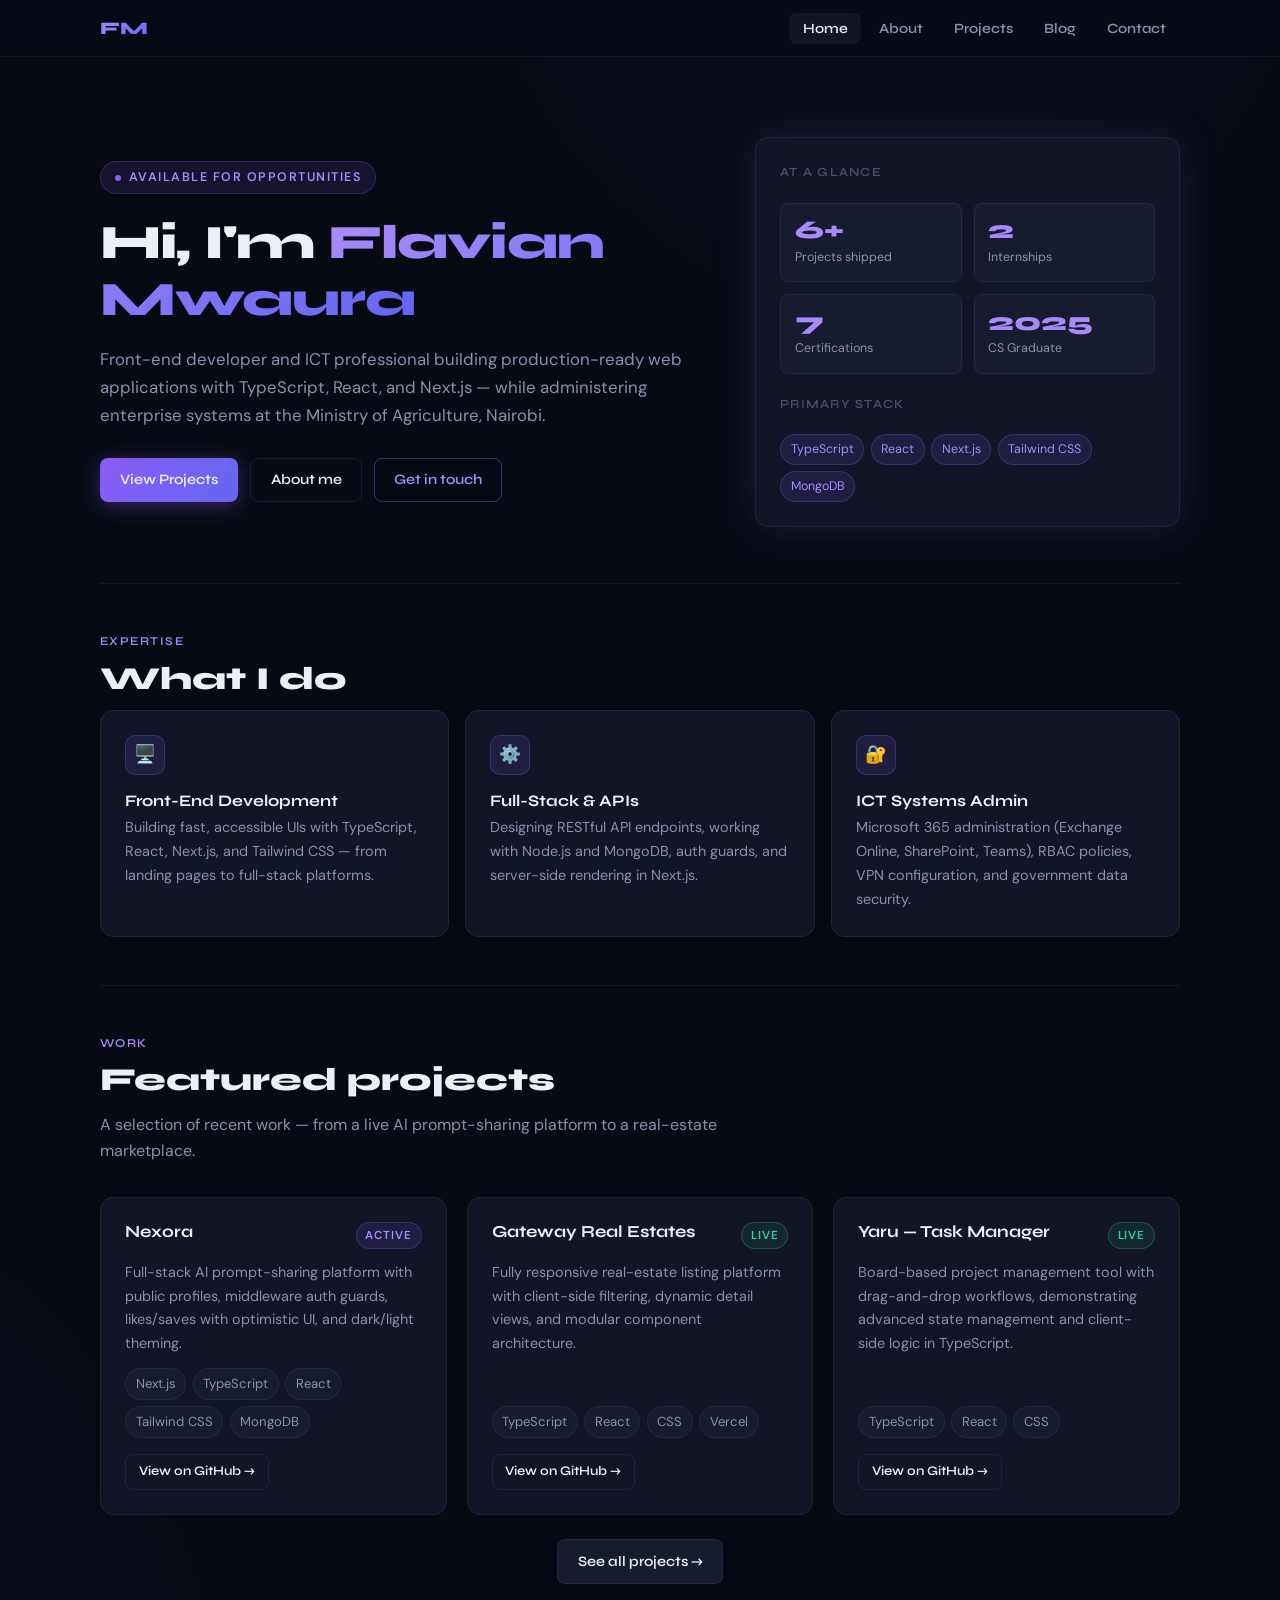
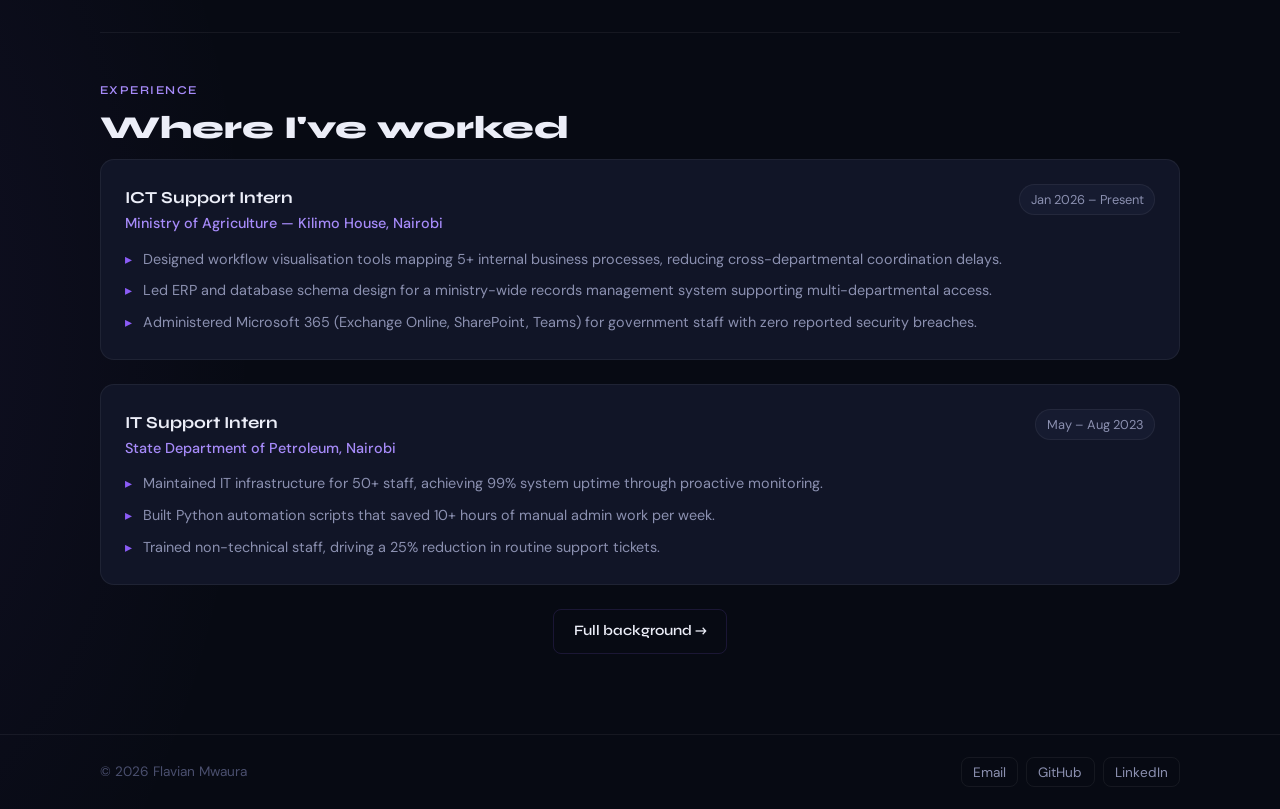
<file: index.html>
<!doctype html>
<html lang="en">
  <head>
    <meta charset="UTF-8" />
    <meta name="viewport" content="width=device-width, initial-scale=1" />
    <title>Flavian Mwaura — Front-End & Full-Stack Developer</title>
    <meta
      name="description"
      content="Portfolio of Flavian Mwaura — Front-End and Full-Stack Web Developer building with TypeScript, React, and Next.js. Based in Nairobi, Kenya."
    />
    <link rel="icon" href="images/favicon.png" />
    <link rel="stylesheet" href="css/styles.css" />
  </head>
  <body>
    <a class="skip-link" href="#main">Skip to content</a>

    <header class="site-header">
      <div class="container header-grid">
        <a class="logo" href="index.html" aria-label="Flavian Mwaura home"
          >FM</a
        >
        <button
          class="menu-toggle"
          aria-expanded="false"
          aria-controls="primary-nav"
        >
          <span class="sr-only">Toggle navigation</span>☰
        </button>
        <nav id="primary-nav" class="primary-nav" aria-label="Main">
          <ul>
            <li><a href="index.html" class="active">Home</a></li>
            <li><a href="about.html">About</a></li>
            <li><a href="projects.html">Projects</a></li>
            <li><a href="blog.html">Blog</a></li>
            <li><a href="contact.html">Contact</a></li>
          </ul>
        </nav>
      </div>
    </header>

    <main id="main">
      <!-- ── Hero ──────────────────────────────────────────────── -->
      <section class="hero container reveal">
        <div class="hero-text">
          <div class="hero-eyebrow">Available for opportunities</div>
          <h1>Hi, I'm <span class="accent">Flavian Mwaura</span></h1>
          <p>
            Front-end developer and ICT professional building production-ready
            web applications with TypeScript, React, and Next.js — while
            administering enterprise systems at the Ministry of Agriculture,
            Nairobi.
          </p>
          <div class="cta-group">
            <a class="btn primary" href="projects.html">View Projects</a>
            <a class="btn ghost" href="about.html">About me</a>
            <a class="btn outline" href="contact.html">Get in touch</a>
          </div>
        </div>
        <div class="hero-card" aria-hidden="true">
          <div class="hero-card-title">At a glance</div>
          <div class="stat-grid">
            <div class="stat">
              <div class="stat-num">6+</div>
              <div class="stat-label">Projects shipped</div>
            </div>
            <div class="stat">
              <div class="stat-num">2</div>
              <div class="stat-label">Internships</div>
            </div>
            <div class="stat">
              <div class="stat-num">7</div>
              <div class="stat-label">Certifications</div>
            </div>
            <div class="stat">
              <div class="stat-num">2025</div>
              <div class="stat-label">CS Graduate</div>
            </div>
          </div>
          <div class="hero-card-title">Primary stack</div>
          <div class="hero-stack">
            <span class="tag purple">TypeScript</span>
            <span class="tag purple">React</span>
            <span class="tag purple">Next.js</span>
            <span class="tag purple">Tailwind CSS</span>
            <span class="tag purple">MongoDB</span>
          </div>
        </div>
      </section>

      <!-- ── What I do ──────────────────────────────────────────── -->
      <section class="container reveal">
        <div class="section-label">Expertise</div>
        <h2 class="section-title">What I do</h2>
        <div class="cards-grid">
          <article class="card">
            <div class="card-icon">🖥️</div>
            <h3>Front-End Development</h3>
            <p>
              Building fast, accessible UIs with TypeScript, React, Next.js, and
              Tailwind CSS — from landing pages to full-stack platforms.
            </p>
          </article>
          <article class="card">
            <div class="card-icon">⚙️</div>
            <h3>Full-Stack & APIs</h3>
            <p>
              Designing RESTful API endpoints, working with Node.js and MongoDB,
              auth guards, and server-side rendering in Next.js.
            </p>
          </article>
          <article class="card">
            <div class="card-icon">🔐</div>
            <h3>ICT Systems Admin</h3>
            <p>
              Microsoft 365 administration (Exchange Online, SharePoint, Teams),
              RBAC policies, VPN configuration, and government data security.
            </p>
          </article>
        </div>
      </section>

      <!-- ── Featured Projects ──────────────────────────────────── -->
      <section class="container reveal">
        <div class="section-label">Work</div>
        <h2 class="section-title">Featured projects</h2>
        <p class="section-body">
          A selection of recent work — from a live AI prompt-sharing platform to
          a real-estate marketplace.
        </p>
        <div
          id="featured-projects"
          class="project-grid"
          aria-live="polite"
        ></div>
        <div class="cta-center">
          <a class="btn" href="projects.html">See all projects →</a>
        </div>
      </section>

      <!-- ── Recent Experience ──────────────────────────────────── -->
      <section class="container reveal">
        <div class="section-label">Experience</div>
        <h2 class="section-title">Where I've worked</h2>
        <div class="experience-list">
          <article class="exp-card">
            <div class="exp-header">
              <div>
                <div class="exp-role">ICT Support Intern</div>
                <div class="exp-org">
                  Ministry of Agriculture — Kilimo House, Nairobi
                </div>
              </div>
              <span class="exp-period">Jan 2026 – Present</span>
            </div>
            <ul class="exp-bullets">
              <li>
                Designed workflow visualisation tools mapping 5+ internal
                business processes, reducing cross-departmental coordination
                delays.
              </li>
              <li>
                Led ERP and database schema design for a ministry-wide records
                management system supporting multi-departmental access.
              </li>
              <li>
                Administered Microsoft 365 (Exchange Online, SharePoint, Teams)
                for government staff with zero reported security breaches.
              </li>
            </ul>
          </article>
          <article class="exp-card">
            <div class="exp-header">
              <div>
                <div class="exp-role">IT Support Intern</div>
                <div class="exp-org">
                  State Department of Petroleum, Nairobi
                </div>
              </div>
              <span class="exp-period">May – Aug 2023</span>
            </div>
            <ul class="exp-bullets">
              <li>
                Maintained IT infrastructure for 50+ staff, achieving 99% system
                uptime through proactive monitoring.
              </li>
              <li>
                Built Python automation scripts that saved 10+ hours of manual
                admin work per week.
              </li>
              <li>
                Trained non-technical staff, driving a 25% reduction in routine
                support tickets.
              </li>
            </ul>
          </article>
        </div>
        <div class="cta-center">
          <a class="btn ghost" href="about.html">Full background →</a>
        </div>
      </section>
    </main>

    <footer class="site-footer">
      <div class="container footer-grid">
        <p>&copy; <span id="year"></span> Flavian Mwaura</p>
        <ul class="social">
          <li><a href="mailto:judeflavian20@gmail.com">Email</a></li>
          <li>
            <a
              href="https://github.com/flavian101"
              target="_blank"
              rel="noopener"
              >GitHub</a
            >
          </li>
          <li>
            <a
              href="https://linkedin.com/in/flavian-mwaura"
              target="_blank"
              rel="noopener"
              >LinkedIn</a
            >
          </li>
        </ul>
      </div>
    </footer>

    <script src="js/main.js"></script>
  </body>
</html>
</file>
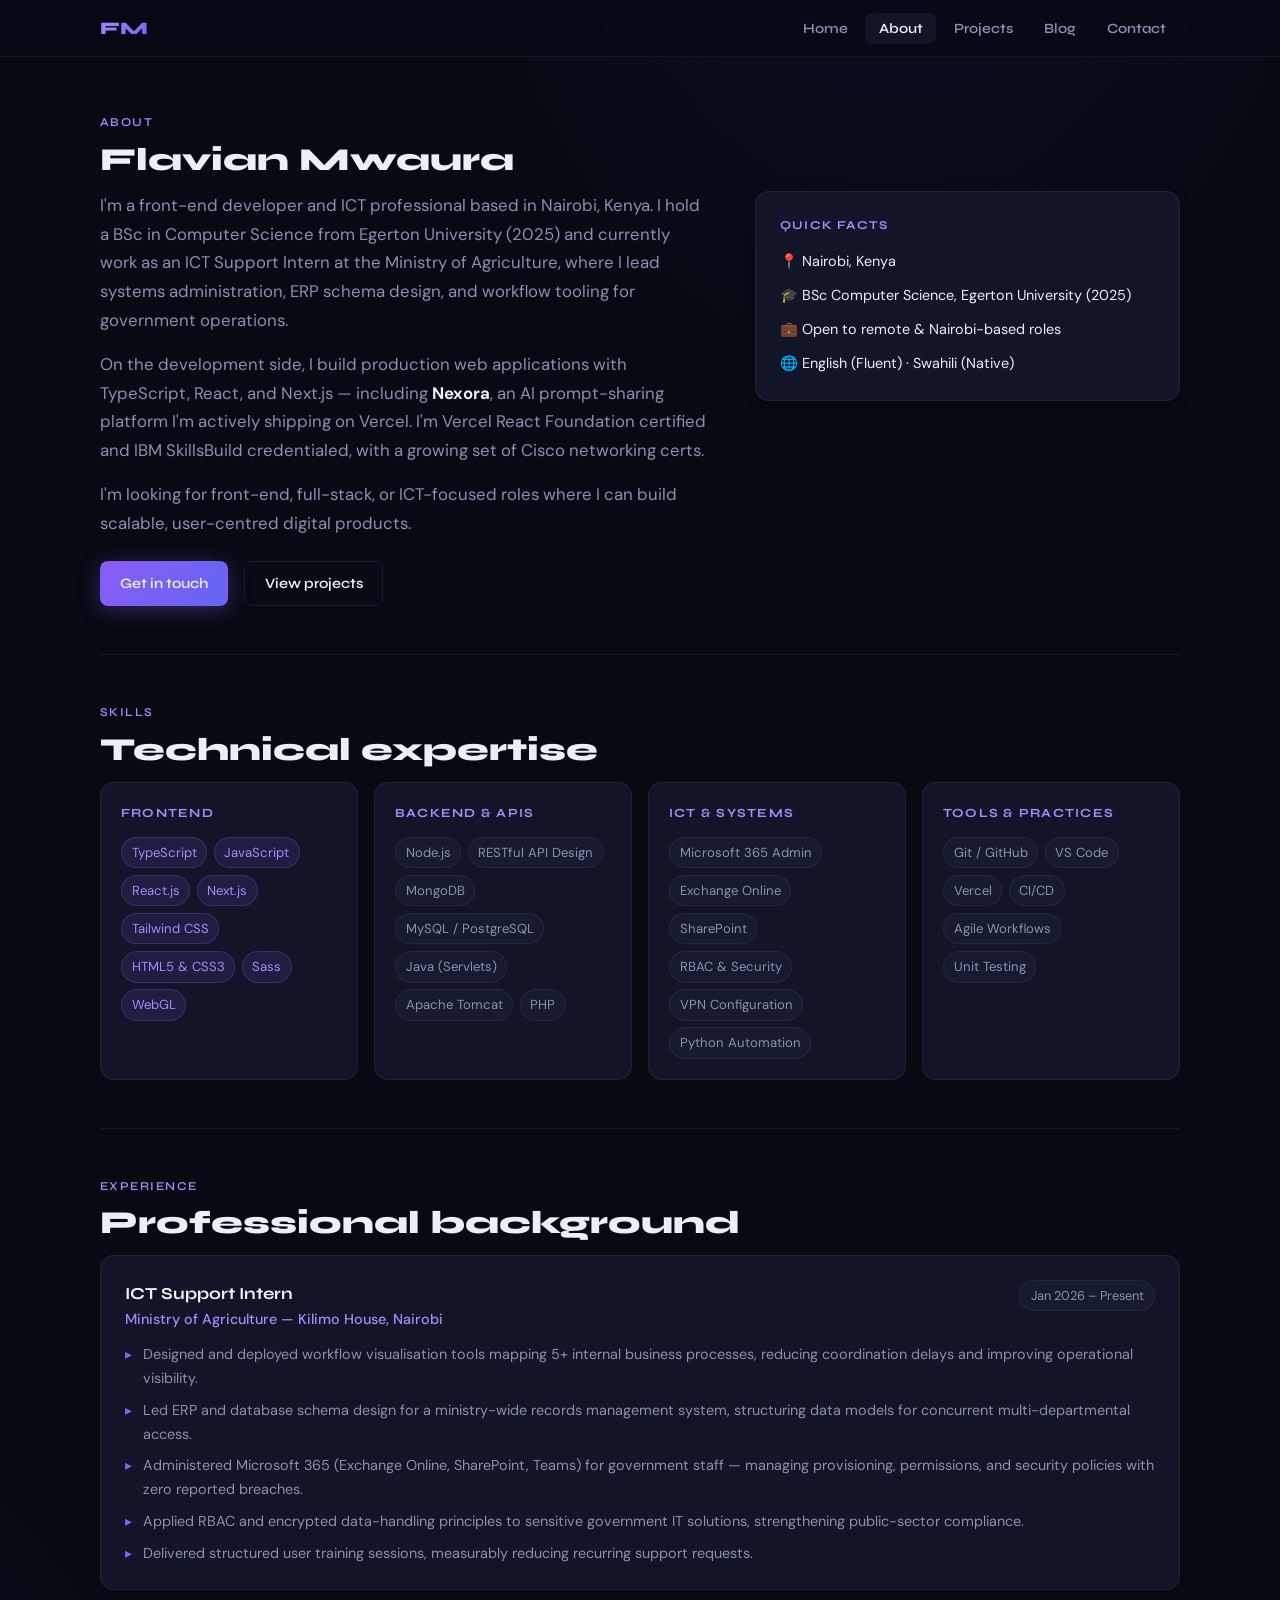
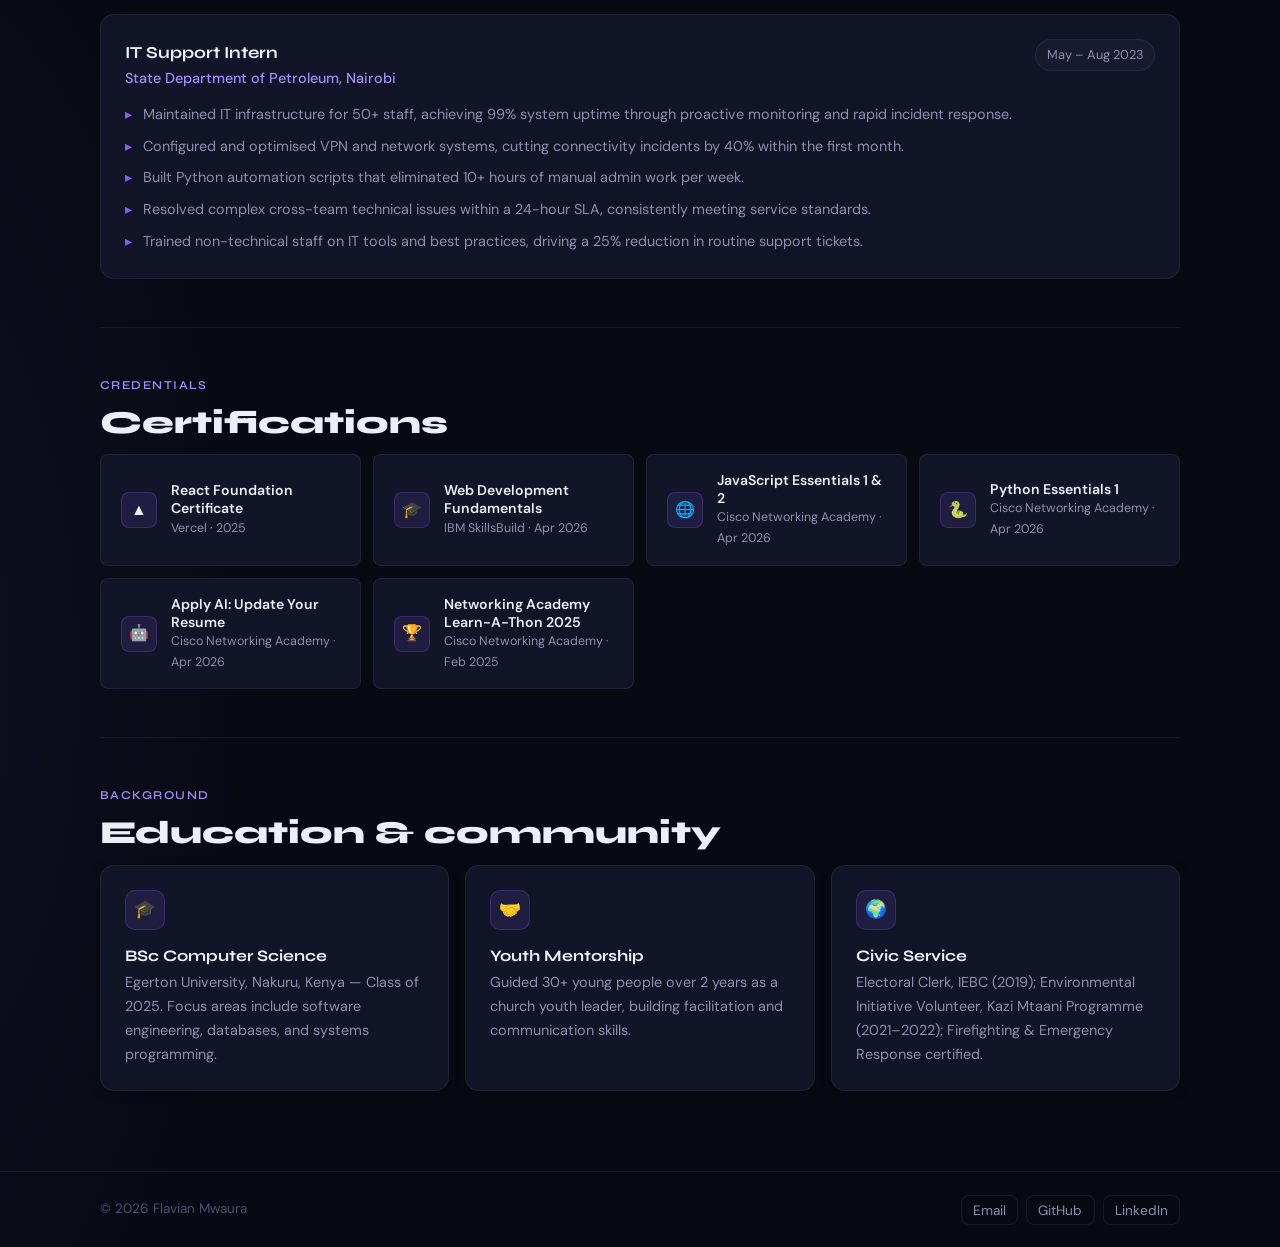
<file: about.html>
<!doctype html>
<html lang="en">
  <head>
    <meta charset="UTF-8" />
    <meta name="viewport" content="width=device-width, initial-scale=1" />
    <title>About — Flavian Mwaura</title>
    <meta
      name="description"
      content="Front-end developer and ICT professional based in Nairobi. BSc Computer Science, Egerton University 2025. Building with TypeScript, React, and Next.js."
    />
    <link rel="icon" href="images/favicon.png" />
    <link rel="stylesheet" href="css/styles.css" />
  </head>
  <body>
    <a class="skip-link" href="#main">Skip to content</a>

    <header class="site-header">
      <div class="container header-grid">
        <a class="logo" href="index.html">FM</a>
        <button
          class="menu-toggle"
          aria-expanded="false"
          aria-controls="primary-nav"
        >
          <span class="sr-only">Toggle navigation</span>☰
        </button>
        <nav id="primary-nav" class="primary-nav" aria-label="Main">
          <ul>
            <li><a href="index.html">Home</a></li>
            <li><a href="about.html" class="active">About</a></li>
            <li><a href="projects.html">Projects</a></li>
            <li><a href="blog.html">Blog</a></li>
            <li><a href="contact.html">Contact</a></li>
          </ul>
        </nav>
      </div>
    </header>

    <main id="main">
      <!-- ── Intro ──────────────────────────────────────────────── -->
      <section class="container reveal" style="padding-top: 3.5rem">
        <div class="section-label">About</div>
        <h1 class="section-title">Flavian Mwaura</h1>
        <div class="about-intro">
          <div>
            <p style="margin-bottom: 1rem">
              I'm a front-end developer and ICT professional based in Nairobi,
              Kenya. I hold a BSc in Computer Science from Egerton University
              (2025) and currently work as an ICT Support Intern at the Ministry
              of Agriculture, where I lead systems administration, ERP schema
              design, and workflow tooling for government operations.
            </p>
            <p style="margin-bottom: 1rem">
              On the development side, I build production web applications with
              TypeScript, React, and Next.js — including
              <strong>Nexora</strong>, an AI prompt-sharing platform I'm
              actively shipping on Vercel. I'm Vercel React Foundation certified
              and IBM SkillsBuild credentialed, with a growing set of Cisco
              networking certs.
            </p>
            <p>
              I'm looking for front-end, full-stack, or ICT-focused roles where
              I can build scalable, user-centred digital products.
            </p>
            <div style="margin-top: 1.5rem">
              <a class="btn primary" href="contact.html">Get in touch</a>
              <a
                class="btn ghost"
                href="projects.html"
                style="margin-left: 0.75rem"
                >View projects</a
              >
            </div>
          </div>
          <div class="card" style="align-self: start">
            <div
              style="
                font-family: var(--font-display);
                font-size: 0.75rem;
                font-weight: 700;
                letter-spacing: 0.1em;
                text-transform: uppercase;
                color: var(--purple-2);
                margin-bottom: 0.85rem;
              "
            >
              Quick facts
            </div>
            <ul
              style="
                list-style: none;
                display: flex;
                flex-direction: column;
                gap: 0.65rem;
              "
            >
              <li style="font-size: 0.9rem">
                <strong>📍</strong> Nairobi, Kenya
              </li>
              <li style="font-size: 0.9rem">
                <strong>🎓</strong> BSc Computer Science, Egerton University
                (2025)
              </li>
              <li style="font-size: 0.9rem">
                <strong>💼</strong> Open to remote & Nairobi-based roles
              </li>
              <li style="font-size: 0.9rem">
                <strong>🌐</strong> English (Fluent) · Swahili (Native)
              </li>
            </ul>
          </div>
        </div>
      </section>

      <!-- ── Technical Skills ───────────────────────────────────── -->
      <section class="container reveal">
        <div class="section-label">Skills</div>
        <h2 class="section-title">Technical expertise</h2>
        <div class="skills-grid">
          <div class="skill-group">
            <div class="skill-group-title">Frontend</div>
            <div class="skill-tags">
              <span class="tag purple">TypeScript</span>
              <span class="tag purple">JavaScript</span>
              <span class="tag purple">React.js</span>
              <span class="tag purple">Next.js</span>
              <span class="tag purple">Tailwind CSS</span>
              <span class="tag purple">HTML5 &amp; CSS3</span>
              <span class="tag purple">Sass</span>
              <span class="tag purple">WebGL</span>
            </div>
          </div>
          <div class="skill-group">
            <div class="skill-group-title">Backend &amp; APIs</div>
            <div class="skill-tags">
              <span class="tag">Node.js</span>
              <span class="tag">RESTful API Design</span>
              <span class="tag">MongoDB</span>
              <span class="tag">MySQL / PostgreSQL</span>
              <span class="tag">Java (Servlets)</span>
              <span class="tag">Apache Tomcat</span>
              <span class="tag">PHP</span>
            </div>
          </div>
          <div class="skill-group">
            <div class="skill-group-title">ICT &amp; Systems</div>
            <div class="skill-tags">
              <span class="tag">Microsoft 365 Admin</span>
              <span class="tag">Exchange Online</span>
              <span class="tag">SharePoint</span>
              <span class="tag">RBAC &amp; Security</span>
              <span class="tag">VPN Configuration</span>
              <span class="tag">Python Automation</span>
            </div>
          </div>
          <div class="skill-group">
            <div class="skill-group-title">Tools &amp; Practices</div>
            <div class="skill-tags">
              <span class="tag">Git / GitHub</span>
              <span class="tag">VS Code</span>
              <span class="tag">Vercel</span>
              <span class="tag">CI/CD</span>
              <span class="tag">Agile Workflows</span>
              <span class="tag">Unit Testing</span>
            </div>
          </div>
        </div>
      </section>

      <!-- ── Experience ─────────────────────────────────────────── -->
      <section class="container reveal">
        <div class="section-label">Experience</div>
        <h2 class="section-title">Professional background</h2>
        <div class="experience-list">
          <article class="exp-card">
            <div class="exp-header">
              <div>
                <div class="exp-role">ICT Support Intern</div>
                <div class="exp-org">
                  Ministry of Agriculture — Kilimo House, Nairobi
                </div>
              </div>
              <span class="exp-period">Jan 2026 – Present</span>
            </div>
            <ul class="exp-bullets">
              <li>
                Designed and deployed workflow visualisation tools mapping 5+
                internal business processes, reducing coordination delays and
                improving operational visibility.
              </li>
              <li>
                Led ERP and database schema design for a ministry-wide records
                management system, structuring data models for concurrent
                multi-departmental access.
              </li>
              <li>
                Administered Microsoft 365 (Exchange Online, SharePoint, Teams)
                for government staff — managing provisioning, permissions, and
                security policies with zero reported breaches.
              </li>
              <li>
                Applied RBAC and encrypted data-handling principles to sensitive
                government IT solutions, strengthening public-sector compliance.
              </li>
              <li>
                Delivered structured user training sessions, measurably reducing
                recurring support requests.
              </li>
            </ul>
          </article>
          <article class="exp-card">
            <div class="exp-header">
              <div>
                <div class="exp-role">IT Support Intern</div>
                <div class="exp-org">
                  State Department of Petroleum, Nairobi
                </div>
              </div>
              <span class="exp-period">May – Aug 2023</span>
            </div>
            <ul class="exp-bullets">
              <li>
                Maintained IT infrastructure for 50+ staff, achieving 99% system
                uptime through proactive monitoring and rapid incident response.
              </li>
              <li>
                Configured and optimised VPN and network systems, cutting
                connectivity incidents by 40% within the first month.
              </li>
              <li>
                Built Python automation scripts that eliminated 10+ hours of
                manual admin work per week.
              </li>
              <li>
                Resolved complex cross-team technical issues within a 24-hour
                SLA, consistently meeting service standards.
              </li>
              <li>
                Trained non-technical staff on IT tools and best practices,
                driving a 25% reduction in routine support tickets.
              </li>
            </ul>
          </article>
        </div>
      </section>

      <!-- ── Certifications ─────────────────────────────────────── -->
      <section class="container reveal">
        <div class="section-label">Credentials</div>
        <h2 class="section-title">Certifications</h2>
        <div class="cert-grid">
          <div class="cert-card">
            <div class="cert-icon">▲</div>
            <div class="cert-info">
              <div class="cert-name">React Foundation Certificate</div>
              <div class="cert-issuer">Vercel · 2025</div>
            </div>
          </div>
          <div class="cert-card">
            <div class="cert-icon">🎓</div>
            <div class="cert-info">
              <div class="cert-name">Web Development Fundamentals</div>
              <div class="cert-issuer">IBM SkillsBuild · Apr 2026</div>
            </div>
          </div>
          <div class="cert-card">
            <div class="cert-icon">🌐</div>
            <div class="cert-info">
              <div class="cert-name">JavaScript Essentials 1 &amp; 2</div>
              <div class="cert-issuer">Cisco Networking Academy · Apr 2026</div>
            </div>
          </div>
          <div class="cert-card">
            <div class="cert-icon">🐍</div>
            <div class="cert-info">
              <div class="cert-name">Python Essentials 1</div>
              <div class="cert-issuer">Cisco Networking Academy · Apr 2026</div>
            </div>
          </div>
          <div class="cert-card">
            <div class="cert-icon">🤖</div>
            <div class="cert-info">
              <div class="cert-name">Apply AI: Update Your Resume</div>
              <div class="cert-issuer">Cisco Networking Academy · Apr 2026</div>
            </div>
          </div>
          <div class="cert-card">
            <div class="cert-icon">🏆</div>
            <div class="cert-info">
              <div class="cert-name">Networking Academy Learn-A-Thon 2025</div>
              <div class="cert-issuer">Cisco Networking Academy · Feb 2025</div>
            </div>
          </div>
        </div>
      </section>

      <!-- ── Education & Community ──────────────────────────────── -->
      <section class="container reveal">
        <div class="section-label">Background</div>
        <h2 class="section-title">Education &amp; community</h2>
        <div class="cards-grid">
          <article class="card">
            <div class="card-icon">🎓</div>
            <h3>BSc Computer Science</h3>
            <p>
              Egerton University, Nakuru, Kenya — Class of 2025. Focus areas
              include software engineering, databases, and systems programming.
            </p>
          </article>
          <article class="card">
            <div class="card-icon">🤝</div>
            <h3>Youth Mentorship</h3>
            <p>
              Guided 30+ young people over 2 years as a church youth leader,
              building facilitation and communication skills.
            </p>
          </article>
          <article class="card">
            <div class="card-icon">🌍</div>
            <h3>Civic Service</h3>
            <p>
              Electoral Clerk, IEBC (2019); Environmental Initiative Volunteer,
              Kazi Mtaani Programme (2021–2022); Firefighting &amp; Emergency
              Response certified.
            </p>
          </article>
        </div>
      </section>
    </main>

    <footer class="site-footer">
      <div class="container footer-grid">
        <p>&copy; <span id="year"></span> Flavian Mwaura</p>
        <ul class="social">
          <li><a href="mailto:judeflavian20@gmail.com">Email</a></li>
          <li>
            <a
              href="https://github.com/flavian101"
              target="_blank"
              rel="noopener"
              >GitHub</a
            >
          </li>
          <li>
            <a
              href="https://linkedin.com/in/flavian-mwaura"
              target="_blank"
              rel="noopener"
              >LinkedIn</a
            >
          </li>
        </ul>
      </div>
    </footer>

    <script src="js/main.js"></script>
  </body>
</html>
</file>
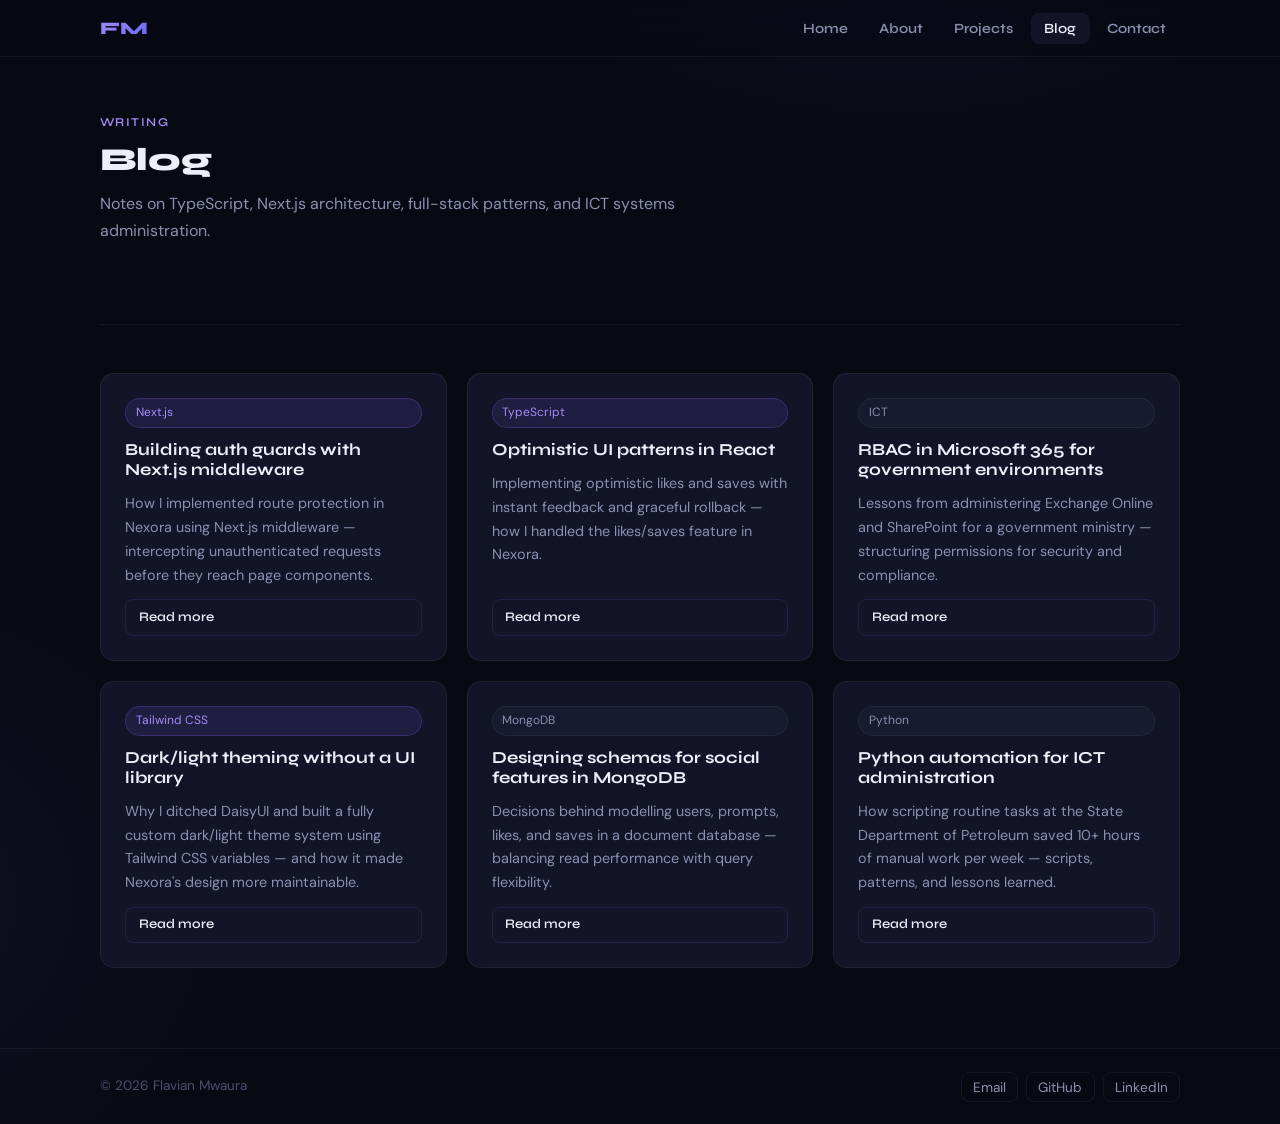
<file: blog.html>
<!doctype html>
<html lang="en">
  <head>
    <meta charset="UTF-8" />
    <meta name="viewport" content="width=device-width, initial-scale=1" />
    <title>Blog — Flavian Mwaura</title>
    <meta
      name="description"
      content="Writing on TypeScript, Next.js, full-stack patterns, and ICT systems by Flavian Mwaura."
    />
    <link rel="icon" href="images/favicon.png" />
    <link rel="stylesheet" href="css/styles.css" />
  </head>
  <body>
    <a class="skip-link" href="#main">Skip to content</a>

    <header class="site-header">
      <div class="container header-grid">
        <a class="logo" href="index.html">FM</a>
        <button
          class="menu-toggle"
          aria-expanded="false"
          aria-controls="primary-nav"
        >
          <span class="sr-only">Toggle navigation</span>☰
        </button>
        <nav id="primary-nav" class="primary-nav" aria-label="Main">
          <ul>
            <li><a href="index.html">Home</a></li>
            <li><a href="about.html">About</a></li>
            <li><a href="projects.html">Projects</a></li>
            <li><a href="blog.html" class="active">Blog</a></li>
            <li><a href="contact.html">Contact</a></li>
          </ul>
        </nav>
      </div>
    </header>

    <main id="main">
      <section class="container reveal" style="padding-top: 3.5rem">
        <div class="section-label">Writing</div>
        <h1 class="section-title">Blog</h1>
        <p class="section-body">
          Notes on TypeScript, Next.js architecture, full-stack patterns, and
          ICT systems administration.
        </p>
      </section>

      <section class="container reveal">
        <div class="blog-list">
          <article class="post-card">
            <span class="tag post-tag purple">Next.js</span>
            <h2>Building auth guards with Next.js middleware</h2>
            <p>
              How I implemented route protection in Nexora using Next.js
              middleware — intercepting unauthenticated requests before they
              reach page components.
            </p>
            <a class="btn small ghost" href="#">Read more</a>
          </article>
          <article class="post-card">
            <span class="tag post-tag purple">TypeScript</span>
            <h2>Optimistic UI patterns in React</h2>
            <p>
              Implementing optimistic likes and saves with instant feedback and
              graceful rollback — how I handled the likes/saves feature in
              Nexora.
            </p>
            <a class="btn small ghost" href="#">Read more</a>
          </article>
          <article class="post-card">
            <span class="tag post-tag">ICT</span>
            <h2>RBAC in Microsoft 365 for government environments</h2>
            <p>
              Lessons from administering Exchange Online and SharePoint for a
              government ministry — structuring permissions for security and
              compliance.
            </p>
            <a class="btn small ghost" href="#">Read more</a>
          </article>
          <article class="post-card">
            <span class="tag post-tag purple">Tailwind CSS</span>
            <h2>Dark/light theming without a UI library</h2>
            <p>
              Why I ditched DaisyUI and built a fully custom dark/light theme
              system using Tailwind CSS variables — and how it made Nexora's
              design more maintainable.
            </p>
            <a class="btn small ghost" href="#">Read more</a>
          </article>
          <article class="post-card">
            <span class="tag post-tag">MongoDB</span>
            <h2>Designing schemas for social features in MongoDB</h2>
            <p>
              Decisions behind modelling users, prompts, likes, and saves in a
              document database — balancing read performance with query
              flexibility.
            </p>
            <a class="btn small ghost" href="#">Read more</a>
          </article>
          <article class="post-card">
            <span class="tag post-tag">Python</span>
            <h2>Python automation for ICT administration</h2>
            <p>
              How scripting routine tasks at the State Department of Petroleum
              saved 10+ hours of manual work per week — scripts, patterns, and
              lessons learned.
            </p>
            <a class="btn small ghost" href="#">Read more</a>
          </article>
        </div>
      </section>
    </main>

    <footer class="site-footer">
      <div class="container footer-grid">
        <p>&copy; <span id="year"></span> Flavian Mwaura</p>
        <ul class="social">
          <li><a href="mailto:judeflavian20@gmail.com">Email</a></li>
          <li>
            <a
              href="https://github.com/flavian101"
              target="_blank"
              rel="noopener"
              >GitHub</a
            >
          </li>
          <li>
            <a
              href="https://linkedin.com/in/flavian-mwaura"
              target="_blank"
              rel="noopener"
              >LinkedIn</a
            >
          </li>
        </ul>
      </div>
    </footer>

    <script src="js/main.js"></script>
  </body>
</html>
</file>
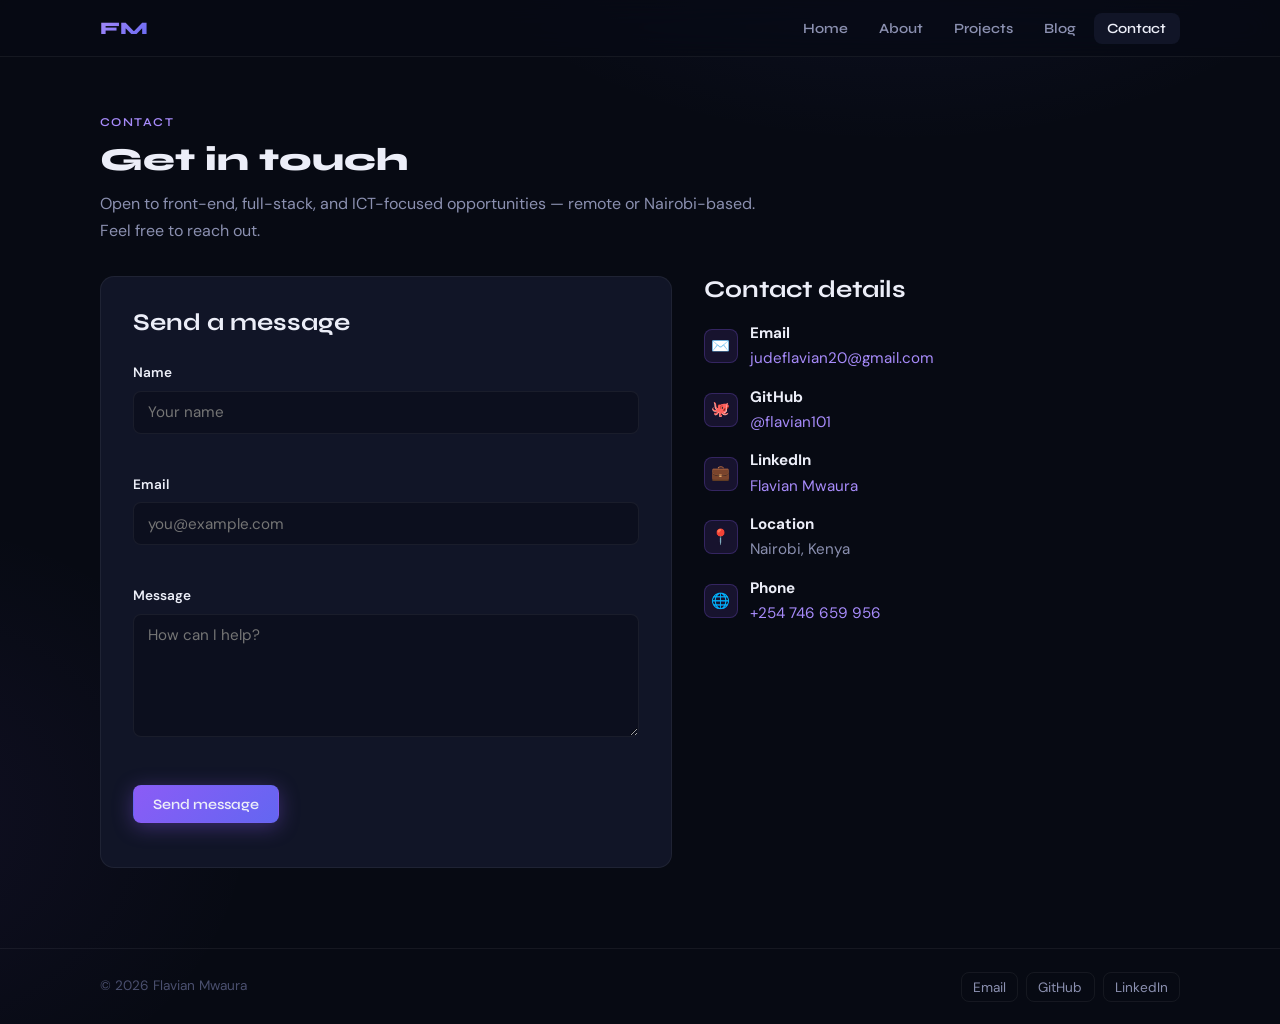
<file: contact.html>
<!doctype html>
<html lang="en">
  <head>
    <meta charset="UTF-8" />
    <meta name="viewport" content="width=device-width, initial-scale=1" />
    <title>Contact — Flavian Mwaura</title>
    <meta
      name="description"
      content="Get in touch with Flavian Mwaura — front-end developer and ICT professional based in Nairobi, Kenya."
    />
    <link rel="icon" href="images/favicon.png" />
    <link rel="stylesheet" href="css/styles.css" />
  </head>
  <body>
    <a class="skip-link" href="#main">Skip to content</a>

    <header class="site-header">
      <div class="container header-grid">
        <a class="logo" href="index.html">FM</a>
        <button
          class="menu-toggle"
          aria-expanded="false"
          aria-controls="primary-nav"
        >
          <span class="sr-only">Toggle navigation</span>☰
        </button>
        <nav id="primary-nav" class="primary-nav" aria-label="Main">
          <ul>
            <li><a href="index.html">Home</a></li>
            <li><a href="about.html">About</a></li>
            <li><a href="projects.html">Projects</a></li>
            <li><a href="blog.html">Blog</a></li>
            <li><a href="contact.html" class="active">Contact</a></li>
          </ul>
        </nav>
      </div>
    </header>

    <main id="main">
      <section class="container reveal" style="padding-top: 3.5rem">
        <div class="section-label">Contact</div>
        <h1 class="section-title">Get in touch</h1>
        <p class="section-body">
          Open to front-end, full-stack, and ICT-focused opportunities — remote
          or Nairobi-based. Feel free to reach out.
        </p>

        <div class="contact-grid">
          <div class="form-card reveal">
            <h2>Send a message</h2>
            <form
              id="contact-form"
              action="https://formspree.io/f/xojykzkr"
              method="POST"
              novalidate
            >
              <div class="form-field">
                <label for="name">Name</label>
                <input
                  id="name"
                  name="name"
                  type="text"
                  required
                  placeholder="Your name"
                />
                <small class="error" aria-live="polite"></small>
              </div>
              <div class="form-field">
                <label for="email">Email</label>
                <input
                  id="email"
                  name="email"
                  type="email"
                  required
                  placeholder="you@example.com"
                />
                <small class="error" aria-live="polite"></small>
              </div>
              <div class="form-field">
                <label for="message">Message</label>
                <textarea
                  id="message"
                  name="message"
                  rows="5"
                  required
                  placeholder="How can I help?"
                ></textarea>
                <small class="error" aria-live="polite"></small>
              </div>
              <button class="btn primary" type="submit">Send message</button>
              <p
                id="form-status"
                class="form-status"
                role="status"
                aria-live="polite"
              ></p>
            </form>
          </div>

          <aside class="contact-info reveal">
            <h2>Contact details</h2>
            <ul class="contact-list">
              <li>
                <span>✉️</span>
                <div>
                  <strong>Email</strong><br />
                  <a href="mailto:judeflavian20@gmail.com"
                    >judeflavian20@gmail.com</a
                  >
                </div>
              </li>
              <li>
                <span>🐙</span>
                <div>
                  <strong>GitHub</strong><br />
                  <a
                    href="https://github.com/flavian101"
                    target="_blank"
                    rel="noopener"
                    >@flavian101</a
                  >
                </div>
              </li>
              <li>
                <span>💼</span>
                <div>
                  <strong>LinkedIn</strong><br />
                  <a
                    href="https://linkedin.com/in/flavian-mwaura"
                    target="_blank"
                    rel="noopener"
                    >Flavian Mwaura</a
                  >
                </div>
              </li>
              <li>
                <span>📍</span>
                <div>
                  <strong>Location</strong><br />
                  <span style="color: var(--muted)">Nairobi, Kenya</span>
                </div>
              </li>
              <li>
                <span>🌐</span>
                <div>
                  <strong>Phone</strong><br />
                  <a href="tel:+254746659956">+254 746 659 956</a>
                </div>
              </li>
            </ul>
          </aside>
        </div>
      </section>
    </main>

    <footer class="site-footer">
      <div class="container footer-grid">
        <p>&copy; <span id="year"></span> Flavian Mwaura</p>
        <ul class="social">
          <li><a href="mailto:judeflavian20@gmail.com">Email</a></li>
          <li>
            <a
              href="https://github.com/flavian101"
              target="_blank"
              rel="noopener"
              >GitHub</a
            >
          </li>
          <li>
            <a
              href="https://linkedin.com/in/flavian-mwaura"
              target="_blank"
              rel="noopener"
              >LinkedIn</a
            >
          </li>
        </ul>
      </div>
    </footer>

    <script src="js/main.js"></script>
    <script src="js/validate.js"></script>
  </body>
</html>
</file>
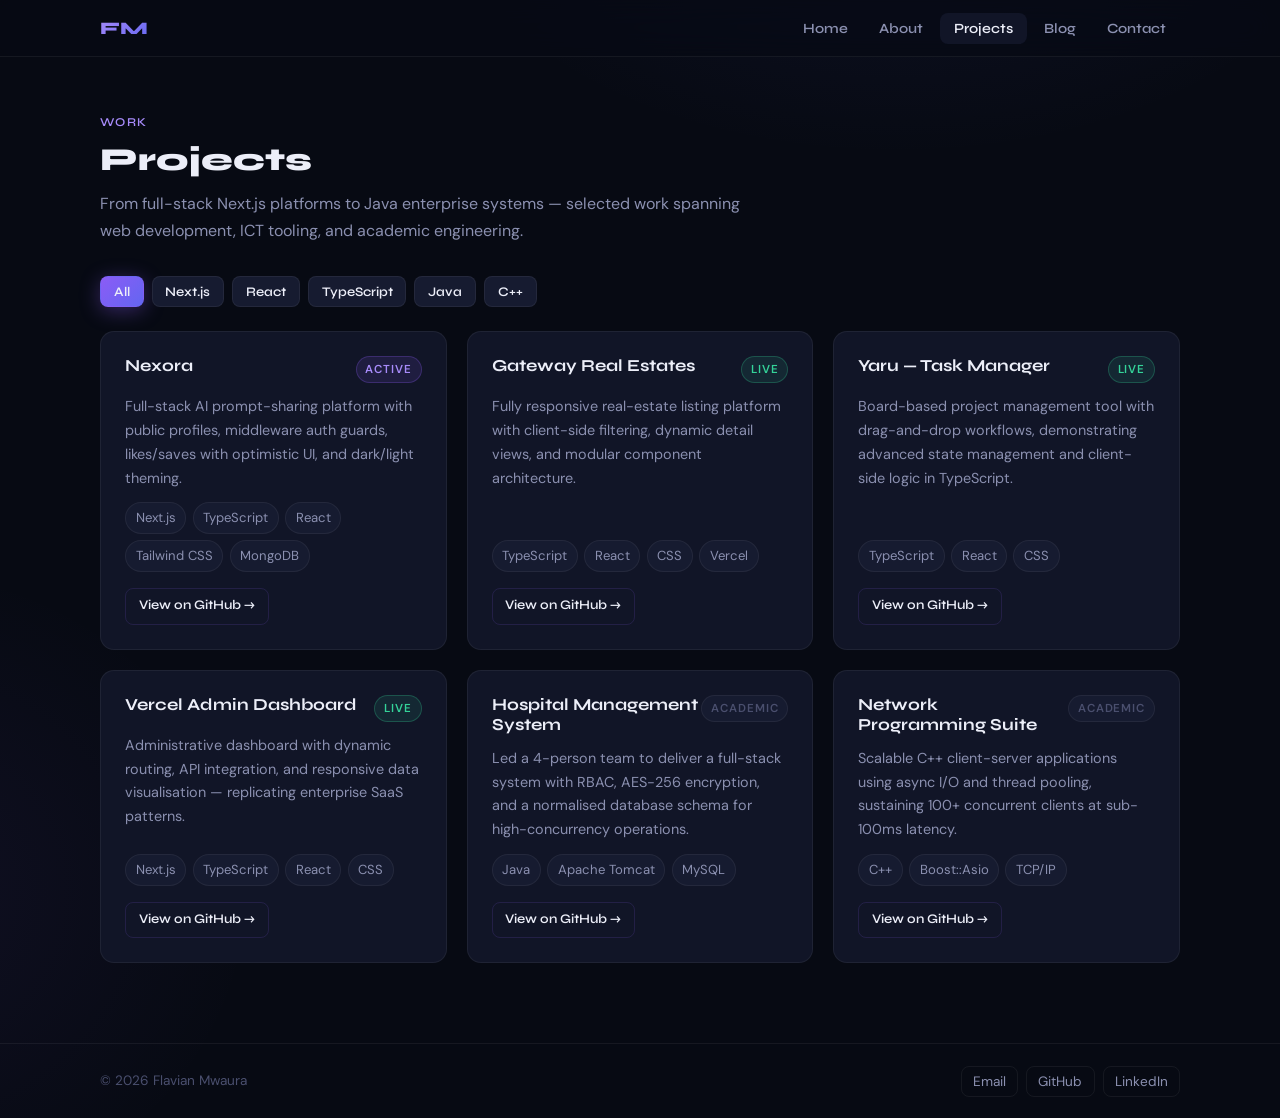
<file: projects.html>
<!doctype html>
<html lang="en">
  <head>
    <meta charset="UTF-8" />
    <meta name="viewport" content="width=device-width, initial-scale=1" />
    <title>Projects — Flavian Mwaura</title>
    <meta
      name="description"
      content="Projects by Flavian Mwaura — Next.js platforms, React apps, Java systems, and more."
    />
    <link rel="icon" href="images/favicon.png" />
    <link rel="stylesheet" href="css/styles.css" />
  </head>
  <body>
    <a class="skip-link" href="#main">Skip to content</a>

    <header class="site-header">
      <div class="container header-grid">
        <a class="logo" href="index.html">FM</a>
        <button
          class="menu-toggle"
          aria-expanded="false"
          aria-controls="primary-nav"
        >
          <span class="sr-only">Toggle navigation</span>☰
        </button>
        <nav id="primary-nav" class="primary-nav" aria-label="Main">
          <ul>
            <li><a href="index.html">Home</a></li>
            <li><a href="about.html">About</a></li>
            <li><a href="projects.html" class="active">Projects</a></li>
            <li><a href="blog.html">Blog</a></li>
            <li><a href="contact.html">Contact</a></li>
          </ul>
        </nav>
      </div>
    </header>

    <main id="main">
      <section class="container reveal" style="padding-top: 3.5rem">
        <div class="section-label">Work</div>
        <h1 class="section-title">Projects</h1>
        <p class="section-body">
          From full-stack Next.js platforms to Java enterprise systems —
          selected work spanning web development, ICT tooling, and academic
          engineering.
        </p>

        <div class="filters">
          <button class="btn small primary" data-filter="all">All</button>
          <button class="btn small" data-filter="Next.js">Next.js</button>
          <button class="btn small" data-filter="React">React</button>
          <button class="btn small" data-filter="TypeScript">TypeScript</button>
          <button class="btn small" data-filter="Java">Java</button>
          <button class="btn small" data-filter="C++">C++</button>
        </div>

        <div id="project-list" class="project-grid" aria-live="polite"></div>
      </section>
    </main>

    <footer class="site-footer">
      <div class="container footer-grid">
        <p>&copy; <span id="year"></span> Flavian Mwaura</p>
        <ul class="social">
          <li><a href="mailto:judeflavian20@gmail.com">Email</a></li>
          <li>
            <a
              href="https://github.com/flavian101"
              target="_blank"
              rel="noopener"
              >GitHub</a
            >
          </li>
          <li>
            <a
              href="https://linkedin.com/in/flavian-mwaura"
              target="_blank"
              rel="noopener"
              >LinkedIn</a
            >
          </li>
        </ul>
      </div>
    </footer>

    <script src="js/main.js"></script>
  </body>
</html>
</file>
<file: css/styles.css>
@import url('https://fonts.googleapis.com/css2?family=Syne:wght@400;600;700;800&family=DM+Sans:ital,opsz,wght@0,9..40,300;0,9..40,400;0,9..40,500;1,9..40,300&display=swap');

/* ── Design Tokens ─────────────────────────────────────────────── */
:root {
  --bg: #070a13;
  --bg-2: #0c0f1e;
  --surface: #111527;
  --surface-2: #161b30;
  --border: rgba(139, 92, 246, 0.15);
  --border-2: rgba(255, 255, 255, 0.06);

  --text: #eceef8;
  --muted: #8b90b0;
  --faint: #4a4f6e;

  --purple: #8b5cf6;
  --purple-2: #a78bfa;
  --purple-dim: rgba(139, 92, 246, 0.12);
  --indigo: #6366f1;
  --danger: #f87171;
  --success: #34d399;

  --font-display: 'Syne', sans-serif;
  --font-body: 'DM Sans', sans-serif;

  --radius: 14px;
  --radius-sm: 8px;
  --shadow: 0 8px 32px rgba(0, 0, 0, 0.45);
  --shadow-sm: 0 2px 12px rgba(0, 0, 0, 0.3);
  --glow: 0 0 40px rgba(139, 92, 246, 0.18);
}

/* ── Reset & Base ───────────────────────────────────────────────── */
*,
*::before,
*::after {
  box-sizing: border-box;
  margin: 0;
  padding: 0;
}

html {
  scroll-behavior: smooth;
}

body {
  font-family: var(--font-body);
  background: var(--bg);
  color: var(--text);
  line-height: 1.65;
  min-height: 100dvh;
  -webkit-font-smoothing: antialiased;
  background-image:
    radial-gradient(ellipse 60% 40% at 70% -10%, rgba(99, 102, 241, 0.08) 0%, transparent 60%),
    radial-gradient(ellipse 50% 50% at -10% 80%, rgba(139, 92, 246, 0.07) 0%, transparent 60%);
}

img {
  max-width: 100%;
  display: block;
}

a {
  color: var(--purple-2);
  text-decoration: none;
  transition: color 0.2s;
}

a:hover {
  color: var(--text);
}

h1,
h2,
h3,
h4 {
  font-family: var(--font-display);
  line-height: 1.2;
}

p {
  color: var(--muted);
}

strong {
  color: var(--text);
}

.container {
  width: 92%;
  max-width: 1080px;
  margin: 0 auto;
}

/* ── Skip link ──────────────────────────────────────────────────── */
.skip-link {
  position: absolute;
  left: -9999px;
  top: -9999px;
}

.skip-link:focus {
  left: 1rem;
  top: 1rem;
  z-index: 9999;
  background: var(--surface);
  padding: 0.5rem 1rem;
  border-radius: var(--radius-sm);
  border: 1px solid var(--border);
}

.sr-only {
  position: absolute;
  width: 1px;
  height: 1px;
  overflow: hidden;
  clip: rect(0, 0, 0, 0);
}

/* ── Header ─────────────────────────────────────────────────────── */
.site-header {
  position: sticky;
  top: 0;
  z-index: 1000;
  background: rgba(7, 10, 19, 0.75);
  backdrop-filter: blur(14px) saturate(1.5);
  -webkit-backdrop-filter: blur(14px) saturate(1.5);
  border-bottom: 1px solid var(--border-2);
}

.header-grid {
  display: flex;
  align-items: center;
  justify-content: space-between;
  gap: 1rem;
  padding: 0.85rem 0;
}

.logo {
  font-family: var(--font-display);
  font-size: 1.1rem;
  font-weight: 800;
  letter-spacing: 0.02em;
  background: linear-gradient(135deg, var(--purple-2), var(--indigo));
  -webkit-background-clip: text;
  background-clip: text;
  -webkit-text-fill-color: transparent;
}

.menu-toggle {
  display: none;
  background: none;
  border: 1px solid var(--border-2);
  color: var(--muted);
  padding: 0.4rem 0.7rem;
  border-radius: var(--radius-sm);
  cursor: pointer;
}

.primary-nav ul {
  display: flex;
  gap: 0.25rem;
  list-style: none;
}

.primary-nav a {
  font-family: var(--font-display);
  font-size: 0.88rem;
  font-weight: 600;
  color: var(--muted);
  padding: 0.45rem 0.85rem;
  border-radius: var(--radius-sm);
  transition: color 0.2s, background 0.2s;
}

.primary-nav a.active,
.primary-nav a:hover {
  color: var(--text);
  background: var(--surface);
}

/* ── Buttons ─────────────────────────────────────────────────────── */
.btn {
  display: inline-flex;
  align-items: center;
  gap: 0.4rem;
  font-family: var(--font-display);
  font-weight: 600;
  font-size: 0.9rem;
  padding: 0.6rem 1.2rem;
  border-radius: var(--radius-sm);
  border: 1px solid var(--border-2);
  color: var(--text);
  background: var(--surface-2);
  cursor: pointer;
  transition: transform 0.2s, box-shadow 0.2s, background 0.2s, border-color 0.2s;
  text-decoration: none;
  white-space: nowrap;
}

.btn:hover {
  transform: translateY(-2px);
  box-shadow: var(--shadow-sm);
  color: var(--text);
}

.btn.primary {
  background: linear-gradient(135deg, var(--purple) 0%, var(--indigo) 100%);
  border-color: transparent;
  box-shadow: 0 4px 20px rgba(139, 92, 246, 0.35);
}

.btn.primary:hover {
  box-shadow: 0 6px 28px rgba(139, 92, 246, 0.5);
}

.btn.ghost {
  background: transparent;
  border-color: var(--border);
}

.btn.ghost:hover {
  background: var(--purple-dim);
  border-color: var(--purple);
}

.btn.small {
  padding: 0.4rem 0.8rem;
  font-size: 0.82rem;
}

.btn.outline {
  background: transparent;
  border-color: rgba(139, 92, 246, 0.4);
  color: var(--purple-2);
}

.btn.outline:hover {
  background: var(--purple-dim);
}

/* ── Hero ────────────────────────────────────────────────────────── */
.hero {
  padding: 5rem 0 3.5rem;
  display: grid;
  gap: 3rem;
  grid-template-columns: 1fr 0.7fr;
  align-items: center;
}

.hero-eyebrow {
  display: inline-flex;
  align-items: center;
  gap: 0.5rem;
  font-size: 0.78rem;
  font-weight: 600;
  letter-spacing: 0.12em;
  text-transform: uppercase;
  color: var(--purple-2);
  background: var(--purple-dim);
  border: 1px solid rgba(139, 92, 246, 0.25);
  border-radius: 999px;
  padding: 0.3rem 0.85rem;
  margin-bottom: 1.25rem;
}

.hero-eyebrow::before {
  content: '';
  width: 6px;
  height: 6px;
  background: var(--purple);
  border-radius: 50%;
}

.hero-text h1 {
  font-size: clamp(2rem, 4vw, 3rem);
  font-weight: 800;
  color: var(--text);
  margin-bottom: 1.1rem;
  letter-spacing: -0.02em;
}

.hero-text h1 .accent {
  background: linear-gradient(135deg, var(--purple-2), var(--indigo));
  -webkit-background-clip: text;
  background-clip: text;
  -webkit-text-fill-color: transparent;
}

.hero-text p {
  font-size: 1.05rem;
  max-width: 52ch;
  margin-bottom: 1.75rem;
}

.cta-group {
  display: flex;
  gap: 0.75rem;
  flex-wrap: wrap;
}

.hero-card {
  background: var(--surface);
  border: 1px solid var(--border);
  border-radius: var(--radius);
  padding: 1.5rem;
  box-shadow: var(--glow);
  display: flex;
  flex-direction: column;
  gap: 1.25rem;
}

.hero-card-title {
  font-family: var(--font-display);
  font-size: 0.78rem;
  font-weight: 600;
  color: var(--faint);
  letter-spacing: 0.1em;
  text-transform: uppercase;
}

.stat-grid {
  display: grid;
  grid-template-columns: 1fr 1fr;
  gap: 0.75rem;
}

.stat {
  background: var(--surface-2);
  border-radius: var(--radius-sm);
  padding: 0.85rem;
  border: 1px solid var(--border-2);
}

.stat-num {
  font-family: var(--font-display);
  font-size: 1.6rem;
  font-weight: 800;
  color: var(--purple-2);
  line-height: 1;
}

.stat-label {
  font-size: 0.78rem;
  color: var(--muted);
  margin-top: 0.25rem;
}

.hero-stack {
  display: flex;
  flex-wrap: wrap;
  gap: 0.4rem;
}

.hero-stack .tag {
  font-size: 0.78rem;
}

/* ── Section scaffold ────────────────────────────────────────────── */
section {
  padding: 3rem 0;
}

section+section {
  border-top: 1px solid var(--border-2);
}

.section-label {
  font-family: var(--font-display);
  font-size: 0.75rem;
  font-weight: 600;
  letter-spacing: 0.12em;
  text-transform: uppercase;
  color: var(--purple-2);
  margin-bottom: 0.5rem;
}

.section-title {
  font-size: clamp(1.5rem, 3vw, 2rem);
  font-weight: 800;
  color: var(--text);
  margin-bottom: 0.75rem;
}

.section-body {
  font-size: 1rem;
  max-width: 60ch;
  margin-bottom: 2rem;
}

/* ── Tag ─────────────────────────────────────────────────────────── */
.tag {
  background: var(--surface-2);
  color: var(--muted);
  padding: 0.25rem 0.6rem;
  border-radius: 999px;
  font-size: 0.82rem;
  border: 1px solid var(--border-2);
  font-family: var(--font-body);
  display: inline-block;
}

.tag.purple {
  background: var(--purple-dim);
  color: var(--purple-2);
  border-color: rgba(139, 92, 246, 0.25);
}

/* ── Feature cards ───────────────────────────────────────────────── */
.cards-grid {
  display: grid;
  gap: 1rem;
  grid-template-columns: repeat(auto-fit, minmax(240px, 1fr));
}

.card {
  background: var(--surface);
  border: 1px solid var(--border-2);
  border-radius: var(--radius);
  padding: 1.5rem;
  box-shadow: var(--shadow-sm);
  position: relative;
  overflow: hidden;
  transition: border-color 0.3s, transform 0.3s;
}

.card:hover {
  border-color: var(--border);
  transform: translateY(-3px);
}

.card-icon {
  width: 40px;
  height: 40px;
  border-radius: 10px;
  background: var(--purple-dim);
  border: 1px solid rgba(139, 92, 246, 0.25);
  display: flex;
  align-items: center;
  justify-content: center;
  font-size: 1.1rem;
  margin-bottom: 1rem;
}

.card h3 {
  font-size: 1rem;
  color: var(--text);
  margin-bottom: 0.4rem;
}

.card p {
  font-size: 0.9rem;
}

/* ── Project cards ───────────────────────────────────────────────── */
.project-grid {
  display: grid;
  gap: 1.25rem;
  grid-template-columns: repeat(auto-fit, minmax(300px, 1fr));
}

.project-card {
  background: var(--surface);
  border: 1px solid var(--border-2);
  border-radius: var(--radius);
  padding: 1.5rem;
  display: flex;
  flex-direction: column;
  gap: 0.75rem;
  transition: border-color 0.3s, transform 0.3s;
}

.project-card:hover {
  border-color: var(--border);
  transform: translateY(-3px);
}

.project-card-header {
  display: flex;
  justify-content: space-between;
  align-items: flex-start;
}

.project-status {
  font-size: 0.72rem;
  font-weight: 600;
  letter-spacing: 0.08em;
  text-transform: uppercase;
  padding: 0.2rem 0.55rem;
  border-radius: 999px;
}

.project-status.live {
  background: rgba(52, 211, 153, 0.1);
  color: var(--success);
  border: 1px solid rgba(52, 211, 153, 0.25);
}

.project-status.active {
  background: var(--purple-dim);
  color: var(--purple-2);
  border: 1px solid rgba(139, 92, 246, 0.25);
}

.project-status.archived {
  background: var(--surface-2);
  color: var(--faint);
  border: 1px solid var(--border-2);
}

.project-card h3 {
  font-size: 1.05rem;
  color: var(--text);
}

.project-card p {
  font-size: 0.9rem;
  flex: 1;
}

.project-card .tags {
  display: flex;
  flex-wrap: wrap;
  gap: 0.4rem;
}

.project-card-actions {
  display: flex;
  gap: 0.5rem;
  margin-top: 0.25rem;
}

/* ── Experience ──────────────────────────────────────────────────── */
.experience-list {
  display: flex;
  flex-direction: column;
  gap: 1.5rem;
}

.exp-card {
  background: var(--surface);
  border: 1px solid var(--border-2);
  border-radius: var(--radius);
  padding: 1.5rem;
  display: grid;
  gap: 0.75rem;
  transition: border-color 0.3s;
}

.exp-card:hover {
  border-color: var(--border);
}

.exp-header {
  display: flex;
  justify-content: space-between;
  align-items: flex-start;
  flex-wrap: wrap;
  gap: 0.5rem;
}

.exp-role {
  font-family: var(--font-display);
  font-size: 1.05rem;
  font-weight: 700;
  color: var(--text);
}

.exp-org {
  color: var(--purple-2);
  font-size: 0.9rem;
  font-weight: 500;
}

.exp-period {
  font-size: 0.8rem;
  color: var(--muted);
  background: var(--surface-2);
  padding: 0.25rem 0.65rem;
  border-radius: 999px;
  border: 1px solid var(--border-2);
  white-space: nowrap;
}

.exp-bullets {
  list-style: none;
  display: flex;
  flex-direction: column;
  gap: 0.5rem;
}

.exp-bullets li {
  font-size: 0.9rem;
  color: var(--muted);
  padding-left: 1.1rem;
  position: relative;
}

.exp-bullets li::before {
  content: '▸';
  position: absolute;
  left: 0;
  color: var(--purple);
}

/* ── Skills ──────────────────────────────────────────────────────── */
.skills-grid {
  display: grid;
  gap: 1rem;
  grid-template-columns: repeat(auto-fit, minmax(220px, 1fr));
}

.skill-group {
  background: var(--surface);
  border: 1px solid var(--border-2);
  border-radius: var(--radius);
  padding: 1.25rem;
}

.skill-group-title {
  font-family: var(--font-display);
  font-size: 0.78rem;
  font-weight: 700;
  letter-spacing: 0.1em;
  text-transform: uppercase;
  color: var(--purple-2);
  margin-bottom: 0.85rem;
}

.skill-tags {
  display: flex;
  flex-wrap: wrap;
  gap: 0.4rem;
}

/* ── Certs ───────────────────────────────────────────────────────── */
.cert-grid {
  display: grid;
  gap: 0.75rem;
  grid-template-columns: repeat(auto-fit, minmax(260px, 1fr));
}

.cert-card {
  background: var(--surface);
  border: 1px solid var(--border-2);
  border-radius: var(--radius-sm);
  padding: 1rem 1.25rem;
  display: flex;
  align-items: center;
  gap: 0.85rem;
  transition: border-color 0.3s;
}

.cert-card:hover {
  border-color: var(--border);
}

.cert-icon {
  width: 36px;
  height: 36px;
  border-radius: 8px;
  flex-shrink: 0;
  background: var(--purple-dim);
  border: 1px solid rgba(139, 92, 246, 0.25);
  display: flex;
  align-items: center;
  justify-content: center;
  font-size: 1rem;
}

.cert-info {
  min-width: 0;
}

.cert-name {
  font-size: 0.88rem;
  font-weight: 600;
  color: var(--text);
  line-height: 1.3;
}

.cert-issuer {
  font-size: 0.78rem;
  color: var(--muted);
}

/* ── About page ──────────────────────────────────────────────────── */
.about-intro {
  display: grid;
  grid-template-columns: 1fr 0.7fr;
  gap: 3rem;
  align-items: start;
}

.about-intro p {
  font-size: 1.05rem;
  line-height: 1.7;
}

/* ── Contact page ────────────────────────────────────────────────── */
.contact-grid {
  display: grid;
  grid-template-columns: 1.2fr 1fr;
  gap: 2rem;
  align-items: start;
}

.contact-info h2 {
  margin-bottom: 1rem;
}

.contact-list {
  list-style: none;
  display: flex;
  flex-direction: column;
  gap: 0.85rem;
}

.contact-list li {
  display: flex;
  align-items: center;
  gap: 0.75rem;
  font-size: 0.95rem;
}

.contact-list li span:first-child {
  width: 34px;
  height: 34px;
  border-radius: 8px;
  background: var(--purple-dim);
  border: 1px solid rgba(139, 92, 246, 0.25);
  display: flex;
  align-items: center;
  justify-content: center;
  flex-shrink: 0;
}

/* ── Form ────────────────────────────────────────────────────────── */
.form-card {
  background: var(--surface);
  border: 1px solid var(--border-2);
  border-radius: var(--radius);
  padding: 2rem;
}

.form-card h2 {
  margin-bottom: 1.5rem;
}

.form-field {
  margin-bottom: 1.25rem;
}

label {
  display: block;
  font-size: 0.85rem;
  font-weight: 600;
  color: var(--text);
  margin-bottom: 0.4rem;
}

input,
textarea {
  width: 100%;
  padding: 0.65rem 0.9rem;
  border-radius: var(--radius-sm);
  border: 1px solid var(--border-2);
  background: var(--bg-2);
  color: var(--text);
  font-family: var(--font-body);
  font-size: 0.95rem;
  transition: border-color 0.2s, box-shadow 0.2s;
}

input:focus,
textarea:focus {
  outline: none;
  border-color: var(--purple);
  box-shadow: 0 0 0 3px rgba(139, 92, 246, 0.15);
}

.error {
  color: var(--danger);
  font-size: 0.8rem;
  min-height: 1rem;
  display: block;
  margin-top: 0.25rem;
}

.form-status {
  margin-top: 0.75rem;
  font-size: 0.9rem;
}

/* ── Blog ────────────────────────────────────────────────────────── */
.blog-list {
  display: grid;
  gap: 1.25rem;
  grid-template-columns: repeat(auto-fit, minmax(280px, 1fr));
}

.post-card {
  background: var(--surface);
  border: 1px solid var(--border-2);
  border-radius: var(--radius);
  padding: 1.5rem;
  display: flex;
  flex-direction: column;
  gap: 0.75rem;
  transition: border-color 0.3s, transform 0.3s;
}

.post-card:hover {
  border-color: var(--border);
  transform: translateY(-3px);
}

.post-tag {
  font-size: 0.75rem;
}

.post-card h2 {
  font-size: 1.05rem;
  color: var(--text);
}

.post-card p {
  font-size: 0.9rem;
  flex: 1;
}

/* ── Footer ──────────────────────────────────────────────────────── */
.site-footer {
  border-top: 1px solid var(--border-2);
  padding: 1.5rem 0;
  margin-top: 2rem;
}

.footer-grid {
  display: flex;
  justify-content: space-between;
  align-items: center;
  flex-wrap: wrap;
  gap: 1rem;
}

.footer-grid p {
  font-size: 0.85rem;
  color: var(--faint);
}

.social {
  display: flex;
  gap: 0.5rem;
  list-style: none;
}

.social a {
  font-size: 0.85rem;
  color: var(--muted);
  padding: 0.35rem 0.7rem;
  border-radius: var(--radius-sm);
  border: 1px solid var(--border-2);
  transition: color 0.2s, border-color 0.2s, background 0.2s;
}

.social a:hover {
  color: var(--text);
  border-color: var(--border);
  background: var(--surface);
}

/* ── Reveal animations ───────────────────────────────────────────── */
.reveal {
  opacity: 0;
  transform: translateY(20px);
  transition: opacity 0.6s ease, transform 0.6s ease;
}

.reveal.visible {
  opacity: 1;
  transform: translateY(0);
}

/* ── Filters ─────────────────────────────────────────────────────── */
.filters {
  display: flex;
  gap: 0.5rem;
  flex-wrap: wrap;
  margin-bottom: 1.5rem;
}

/* ── Divider utility ─────────────────────────────────────────────── */
.cta-center {
  text-align: center;
  margin-top: 1.5rem;
}

/* ── Responsive ──────────────────────────────────────────────────── */
@media (max-width: 860px) {
  .menu-toggle {
    display: inline-block;
  }

  .primary-nav {
    display: none;
  }

  .primary-nav.open {
    display: block;
    position: absolute;
    top: 100%;
    left: 0;
    right: 0;
    background: rgba(7, 10, 19, 0.97);
    border-bottom: 1px solid var(--border-2);
    padding: 1rem;
  }

  .primary-nav.open ul {
    flex-direction: column;
    gap: 0.25rem;
  }

  .hero {
    grid-template-columns: 1fr;
    padding: 3rem 0 2rem;
  }

  .hero-card {
    display: none;
  }

  .about-intro {
    grid-template-columns: 1fr;
  }

  .contact-grid {
    grid-template-columns: 1fr;
  }
}

@media (max-width: 560px) {
  .project-grid {
    grid-template-columns: 1fr;
  }

  .cert-grid {
    grid-template-columns: 1fr;
  }
}
</file>
